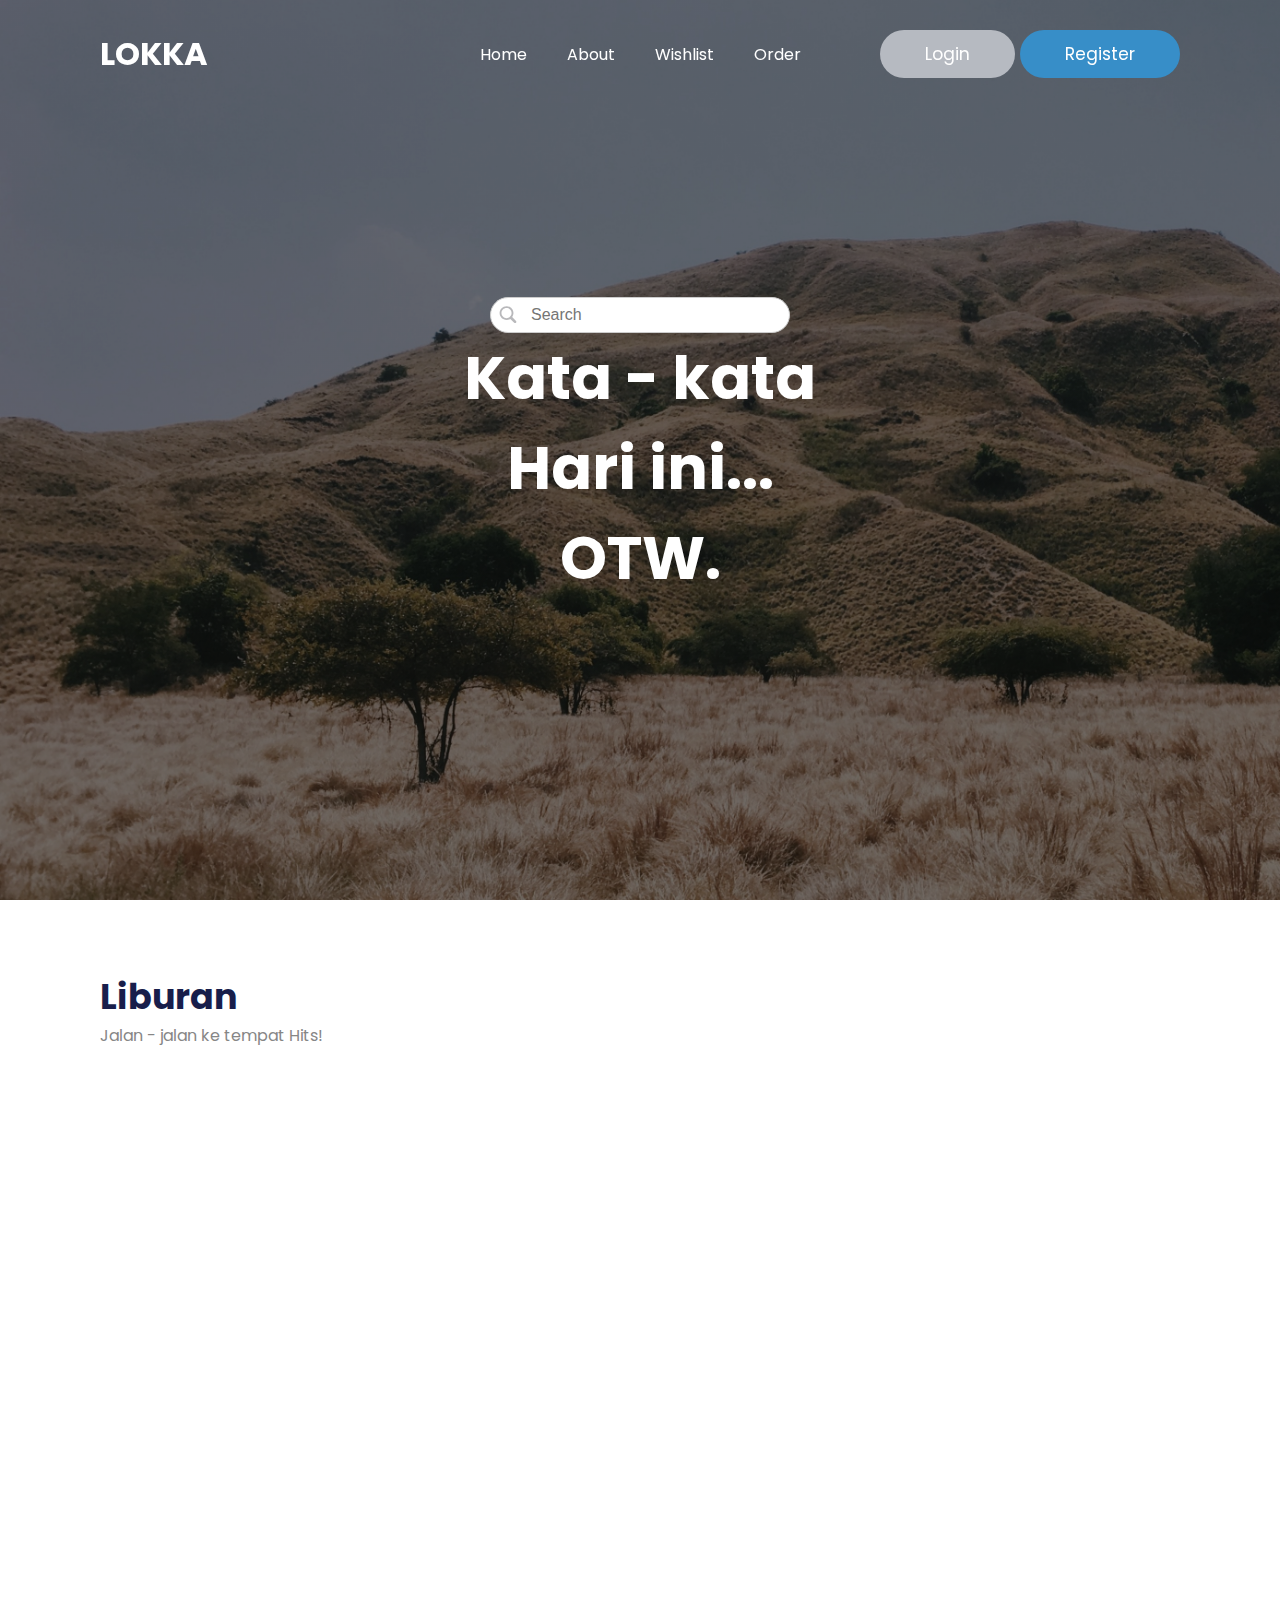
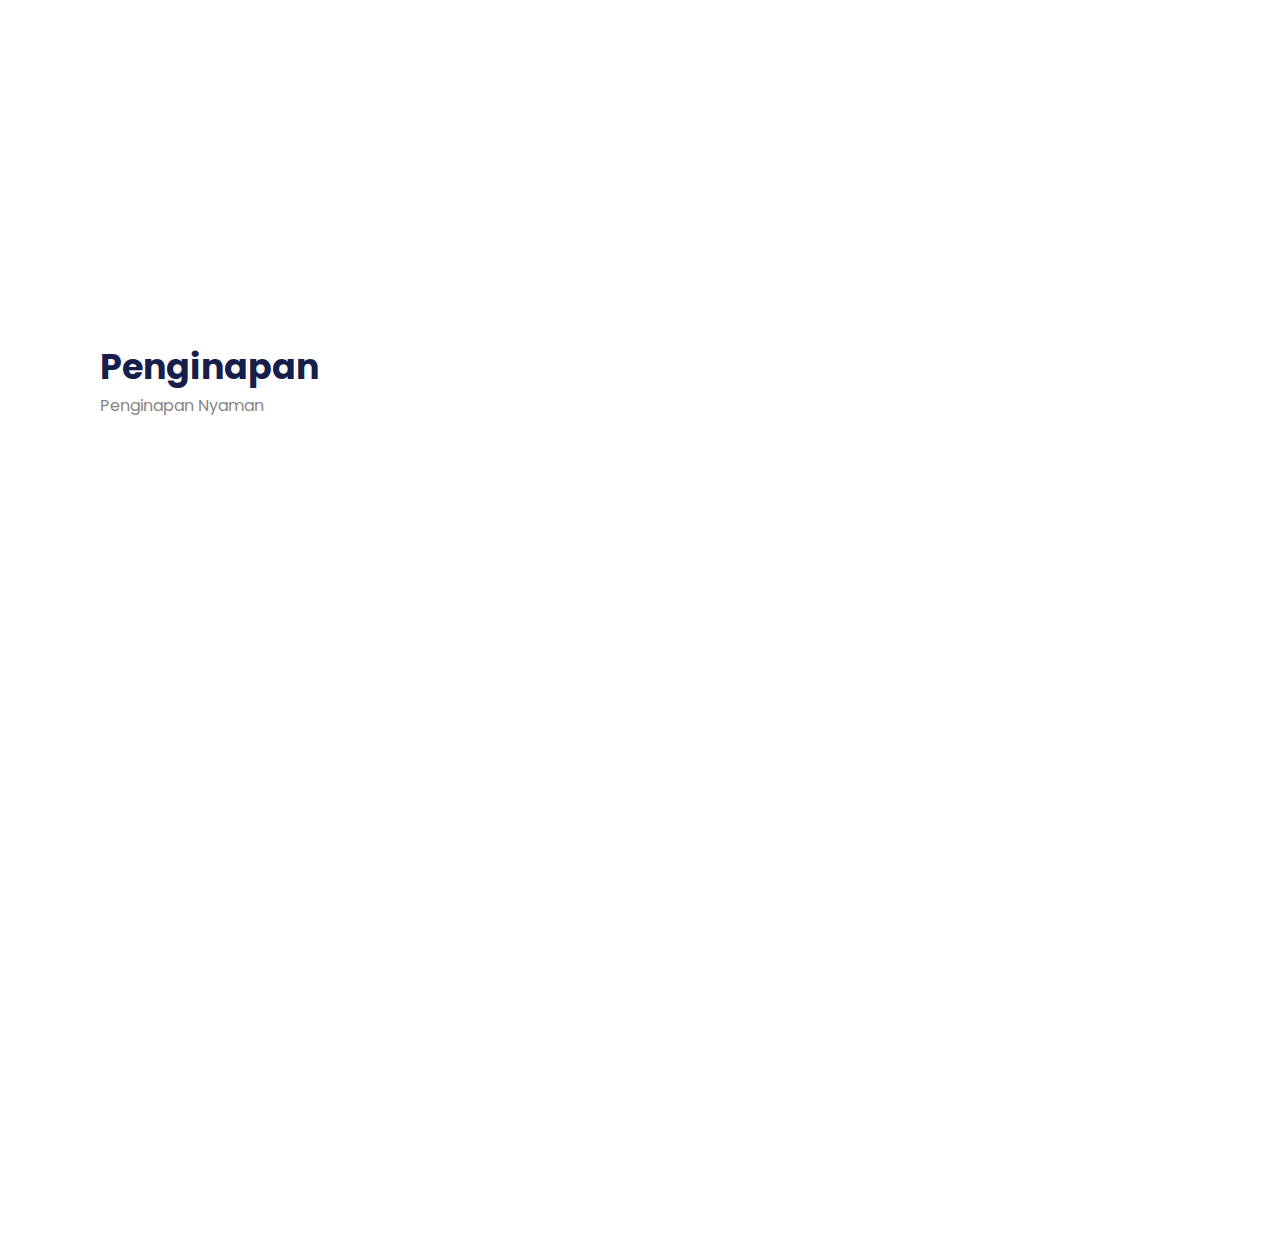
<file: index.html>
<!DOCTYPE html>
<html lang="en">
<head>
    <meta charset="UTF-8">
    <meta name="viewport" content="width=device-width, initial-scale=1.0">
    <title>Beranda | LOKKA</title>
    <link rel="stylesheet" href="css/main.css">
    <link rel="preconnect" href="https://fonts.googleapis.com">
    <link rel="preconnect" href="https://fonts.gstatic.com" crossorigin>
    <link href="https://fonts.googleapis.com/css2?family=Poppins&display=swap" rel="stylesheet">

</head>
<body class="berandaPage">
    <!-- Navbar Dekstop -->
    <nav id="navbarDekstop" class="navbarDekstop">
        <div class="logo">
            <a href="/">LOKKA</a>
        </div>
        <ul class="navlink-dekstop">
            <li><a href="home.html" class="nav-button">Home</a></li>
            <li><a href="about.html" class="nav-button">About</a></li>
            <li><a href="wishlist.html" class="nav-button">Wishlist</a></li>
            <li><a href="order.html" class="nav-button">Order</a></li>
        </ul>
        <ul class="auth-dekstop">
            <li><a href="login.html" class="login">Login</a></li>
            <li><a href="#" class="register">Register</a></li>
        </ul>
    </nav>
    <!-- Navbar Mobile -->
    <nav id="navbarMobile" class="navbarMobile">
        <div class="nav-content">
            <div>
                <a href="#" class="logo-mobile">LOKKA</a>
            </div>
            <div class="openButtonsidebar">
                <a href="javascript:void(0);" class="sidebar-button" onclick="toggleNav()">
                    <svg class="bar-icon" aria-hidden="true" xmlns="http://www.w3.org/2000/svg" fill="none" viewBox="0 0 16 12">
                        <path stroke="currentColor" stroke-linecap="round" stroke-linejoin="round" stroke-width="2" d="M1 1h14M1 6h14M1 11h7"/>
                    </svg>
                </a>
            </div>
            <aside id="sidebar">
                <a href="home.html">Home</a>
                <a href="about.html">About</a>
                <a href="wishlist.html">Wishlist</a>
                <a href="order.html">Order</a>
            </aside>
        </div>
    </nav>
    <section class="section1">
        <div class="container">
                <div class="container-input"> 
                    <svg class="svg-icon" width="28" height="28" viewBox="0 0 28 28" fill="none" xmlns="http://www.w3.org/2000/svg">
                        <g clip-path="url(#clip0_15_285)">
                        <path d="M12.5322 19.0332C13.9297 19.0332 15.2393 18.6113 16.3291 17.8906L20.1787 21.749C20.4336 21.9951 20.7588 22.1182 21.1104 22.1182C21.8398 22.1182 22.376 21.5469 22.376 20.8262C22.376 20.4922 22.2617 20.167 22.0156 19.9209L18.1924 16.0801C18.9834 14.9551 19.4492 13.5928 19.4492 12.1162C19.4492 8.31055 16.3379 5.19922 12.5322 5.19922C8.73535 5.19922 5.61523 8.31055 5.61523 12.1162C5.61523 15.9219 8.72656 19.0332 12.5322 19.0332ZM12.5322 17.1875C9.74609 17.1875 7.46094 14.9023 7.46094 12.1162C7.46094 9.33008 9.74609 7.04492 12.5322 7.04492C15.3184 7.04492 17.6035 9.33008 17.6035 12.1162C17.6035 14.9023 15.3184 17.1875 12.5322 17.1875Z" fill="#3C3C43" fill-opacity="0.6"/>
                    </g>
                    </svg>    
                    <input class="input-box" type="text" name="search" id="search" placeholder="Search">
                </div>
            <div class="content">
                <div>
                    Kata - kata
                </div>
                <div>
                    Hari ini...     
                </div>
                <div>
                    OTW.
                </div>
            </div>
        </div>
    </section>
    
    <section class="section2">
        <div>
            <div class="headerHoliday">
                <div class="titleHoliday">Liburan</div>
                <div class="titleHolidayChild">Jalan - jalan ke tempat Hits!</div>
            </div>
            <div class="card-container" id="cards-container-holidayPlace">
                <div class="carousel">
                </div>
            </div>
        </div>
    </section>

    <section class="section2">
        <div>
            <div class="headerHoliday">
                <div class="titleHoliday">Penginapan</div>
                <div class="titleHolidayChild">Penginapan Nyaman</div>
            </div>
            <div class="card-container" id="cards-container-lodgings">
            </div>
        </div>
    </section>
    
    <script src="script/script.js"></script>
    <script>
    </script>
</body>
</html>
</body>
</html>
</file>
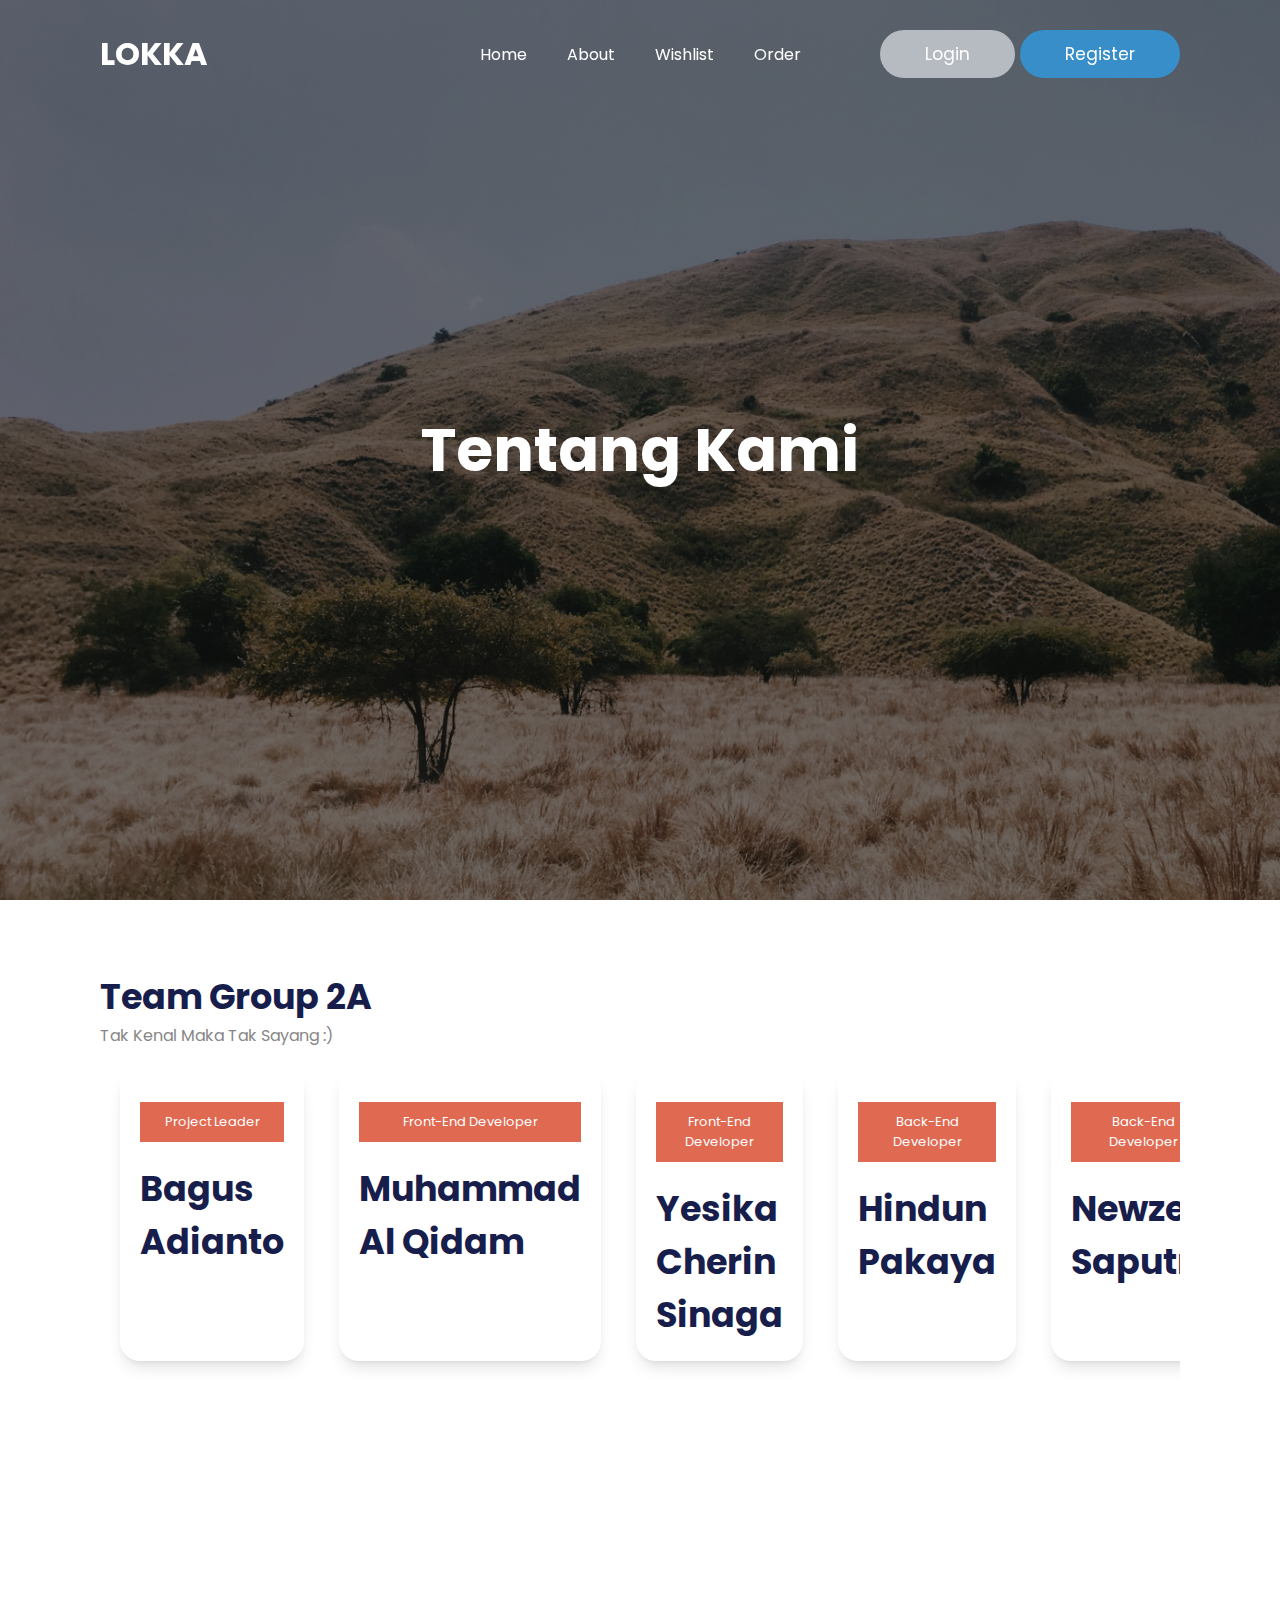
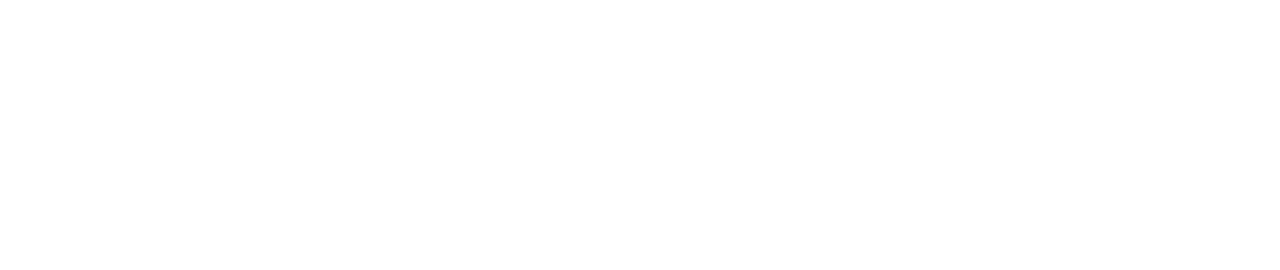
<file: about.html>
<!DOCTYPE html>
<html lang="en">
<head>
    <meta charset="UTF-8">
    <meta name="viewport" content="width=device-width, initial-scale=1.0">
    <title>Beranda | LOKKA</title>
    <link rel="stylesheet" href="css/main.css">
    <link rel="preconnect" href="https://fonts.googleapis.com">
    <link rel="preconnect" href="https://fonts.gstatic.com" crossorigin>
    <link href="https://fonts.googleapis.com/css2?family=Poppins&display=swap" rel="stylesheet">

</head>
<body class="berandaPage">
    <!-- Navbar Dekstop -->
    <nav id="navbarDekstop" class="navbarDekstop">
        <div class="logo">
            <a href="/">LOKKA</a>
        </div>
        <ul class="navlink-dekstop">
            <li><a href="index.html" class="nav-button">Home</a></li>
            <li><a href="about.html" class="nav-button">About</a></li>
            <li><a href="wishlist.html" class="nav-button">Wishlist</a></li>
            <li><a href="booking.html" class="nav-button">Order</a></li>
        </ul>
        <ul class="auth-dekstop">
            <li><a href="login.html" class="login">Login</a></li>
            <li><a href="#" class="register">Register</a></li>
        </ul>
    </nav>
    <!-- Navbar Mobile -->
    <nav id="navbarMobile" class="navbarMobile">
        <div class="nav-content">
            <div>
                <a href="#" class="logo-mobile">LOKKA</a>
            </div>
            <div class="openButtonsidebar">
                <a href="javascript:void(0);" class="sidebar-button" onclick="toggleNav()">
                    <svg class="bar-icon" aria-hidden="true" xmlns="http://www.w3.org/2000/svg" fill="none" viewBox="0 0 16 12">
                        <path stroke="currentColor" stroke-linecap="round" stroke-linejoin="round" stroke-width="2" d="M1 1h14M1 6h14M1 11h7"/>
                    </svg>
                </a>
            </div>
            <aside id="sidebar">
                <a href="#">Home</a>
                <a href="#">About</a>
                <a href="#">Wishlist</a>
                <a href="#">Order</a>
            </aside>
        </div>
    </nav>

    <section class="section1">
        <div class="container">
            <div class="content">
                <div>
                    Tentang Kami
                </div>
            </div>
        </div>
    </section>
    
    <section class="section2">
        <div>
            <div class="headerHoliday">
                <div class="titleHoliday">Team Group 2A</div>
                <div class="titleHolidayChild">Tak Kenal Maka Tak Sayang :)</div>
            </div>
            <div class="card-container">
                <div class="carousel">
                    <div class="card">
                        <div class="containerImageCard">
                            
                            <div class="containerTextCardImage">
                                <div class="">
                                    Project Leader
                                </div>
                            </div>
                        </div>
                        <div class="containerDescCard">
                            <div class="titleCard">
                                Bagus Adianto
                            </div>
                        </div>
                    </div>
                    <div class="card">
                        <div class="containerImageCard">
                            
                            <div class="containerTextCardImage">
                                <div class="">
                                    Front-End Developer
                                </div>
                            </div>
                        </div>
                        <div class="containerDescCard">
                            <div class="titleCard">
                                Muhammad Al Qidam
                            </div>
                        </div>
                    </div>
                    <div class="card">
                        <div class="containerImageCard">
                            
                            <div class="containerTextCardImage">
                                <div class="">
                                    Front-End Developer
                                </div>
                            </div>
                        </div>
                        <div class="containerDescCard">
                            <div class="titleCard">
                                Yesika Cherin Sinaga
                            </div>
                        </div>
                    </div>
                    <div class="card">
                        <div class="containerImageCard">
                            
                            <div class="containerTextCardImage">
                                <div class="">
                                    Back-End Developer
                                </div>
                            </div>
                        </div>
                        <div class="containerDescCard">
                            <div class="titleCard">
                                Hindun Pakaya
                            </div>
                        </div>
                    </div>
                    <div class="card">
                        <div class="containerImageCard">
                            
                            <div class="containerTextCardImage">
                                <div class="">
                                    Back-End Developer
                                </div>
                            </div>
                        </div>
                        <div class="containerDescCard">
                            <div class="titleCard">
                                Newzen Saputra
                            </div>
                        </div>
                    </div>
                    <div class="card">
                        <div class="containerImageCard">
                            
                            <div class="containerTextCardImage">
                                <div class="">
                                    Quality Assurance
                                </div>
                            </div>
                        </div>
                        <div class="containerDescCard">
                            <div class="titleCard">
                                Iya Riyani
                            </div>
                        </div>
                    </div>
                    <div class="card">
                        <div class="containerImageCard">
                            
                            <div class="containerTextCardImage">
                                <div class="">
                                    Quality Assurance
                                </div>
                            </div>
                        </div>
                        <div class="containerDescCard">
                            <div class="titleCard">
                                Nadya Melany
                            </div>
                        </div>
                    </div>
                </div>
            </div>
        </div>
    </section>
    
    <script src="script/script.js"></script>
</body>
</html>
</file>
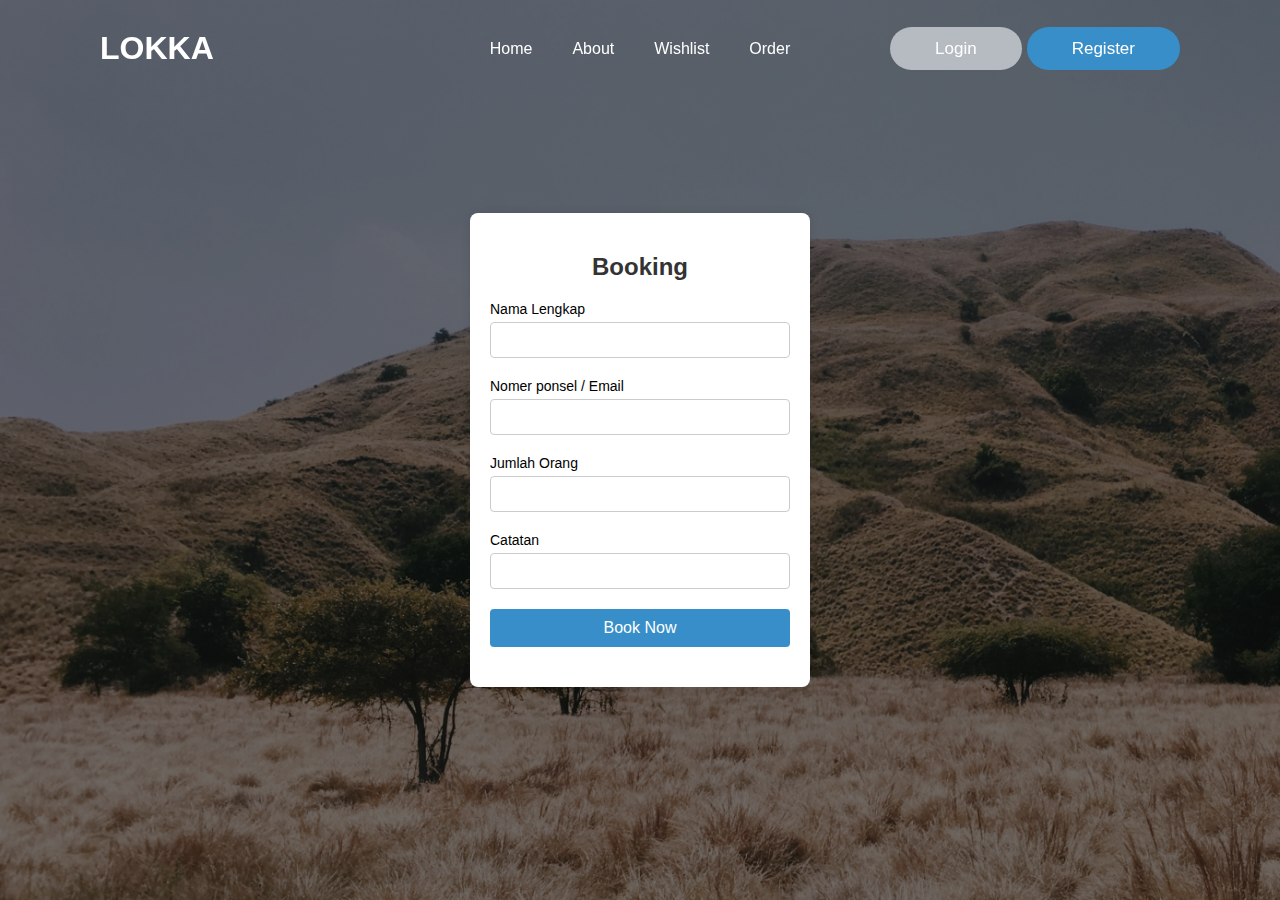
<file: booking.html>
<!DOCTYPE html>
<html lang="en">
<head>
  <meta charset="UTF-8">
  <meta name="viewport" content="width=device-width, initial-scale=1.0">
  <title>Booking</title>
  <link rel="stylesheet" href="css/main.css">
  <style>
    body {
      background-color: #f4f4f4;
      margin: 0;
      padding: 0;
      display: flex;
      align-items: center;
      justify-content: center;
      height: 100vh;
    }

    .booking-container {
      background-color: #fff;
      border-radius: 8px;
      box-shadow: 0 0 10px rgba(0, 0, 0, 0.1);
      padding: 20px;
      width: 300px;
    }

    .booking-container h2 {
      text-align: center;
      color: #333;
    }

    .form-group {
      margin-bottom: 20px;
    }

    label {
      display: block;
      font-size: 14px;
      margin-bottom: 5px;
    }

    input {
      width: 100%;
      padding: 8px;
      font-size: 16px;
      box-sizing: border-box;
      border: 1px solid #ccc;
      border-radius: 4px;
    }

    button {
      background-color: #378EC8;
      color: #fff;
      padding: 10px 15px;
      font-size: 16px;
      border: none;
      border-radius: 4px;
      cursor: pointer;
      width: 100%;
    }

    button:hover {
      background-color: #0056b3;
    }
  </style>
</head>
<body class="berandaPage">
    <!-- Navbar Dekstop -->
    <nav id="navbarDekstop" class="navbarDekstop">
      <div class="logo">
          <a href="/">LOKKA</a>
      </div>
      <ul class="navlink-dekstop">
          <li><a href="index.html" class="nav-button">Home</a></li>
          <li><a href="about.html" class="nav-button">About</a></li>
          <li><a href="wishlist.html" class="nav-button">Wishlist</a></li>
          <li><a href="order.html" class="nav-button">Order</a></li>
      </ul>
      <ul class="auth-dekstop">
          <li><a href="login.html" class="login">Login</a></li>
          <li><a href="#" class="register">Register</a></li>
      </ul>
  </nav>
  <!-- Navbar Mobile -->
  <nav id="navbarMobile" class="navbarMobile">
      <div class="nav-content">
          <div>
              <a href="#" class="logo-mobile">LOKKA</a>
          </div>
          <div class="openButtonsidebar">
              <a href="javascript:void(0);" class="sidebar-button" onclick="toggleNav()">
                  <svg class="bar-icon" aria-hidden="true" xmlns="http://www.w3.org/2000/svg" fill="none" viewBox="0 0 16 12">
                      <path stroke="currentColor" stroke-linecap="round" stroke-linejoin="round" stroke-width="2" d="M1 1h14M1 6h14M1 11h7"/>
                  </svg>
              </a>
          </div>
          <aside id="sidebar">
              <a href="home.html">Home</a>
              <a href="about.html">About</a>
              <a href="wishlist.html">Wishlist</a>
              <a href="order.html">Order</a>
          </aside>
      </div>
  </nav>
  <div class="booking-container">
    <h2>Booking</h2>
    <form>
      <div class="form-group">
        <label for="name">Nama Lengkap</label>
        <input type="text" id="name" name="name" required>
      </div>
      
      <div class="form-group">
        <label for="email">Nomer ponsel / Email</label>
        <input type="email" id="email" name="email" required>
      </div>

      <div class="form-group">
        <label for="jumlah">Jumlah Orang</label>
        <input type="number" id="jumlah" jumlah="number" required>
      </div>

      <div class="form-group">
        <label for="name">Catatan</label>
        <input type="text" id="name" name="name" required>
      </div>

      <div class="form-group">
        <button type="submit">Book Now</button>
      </div>
    </form>
  </div>
  <script src="script/script.js"></script>
</body>
</html>
</file>
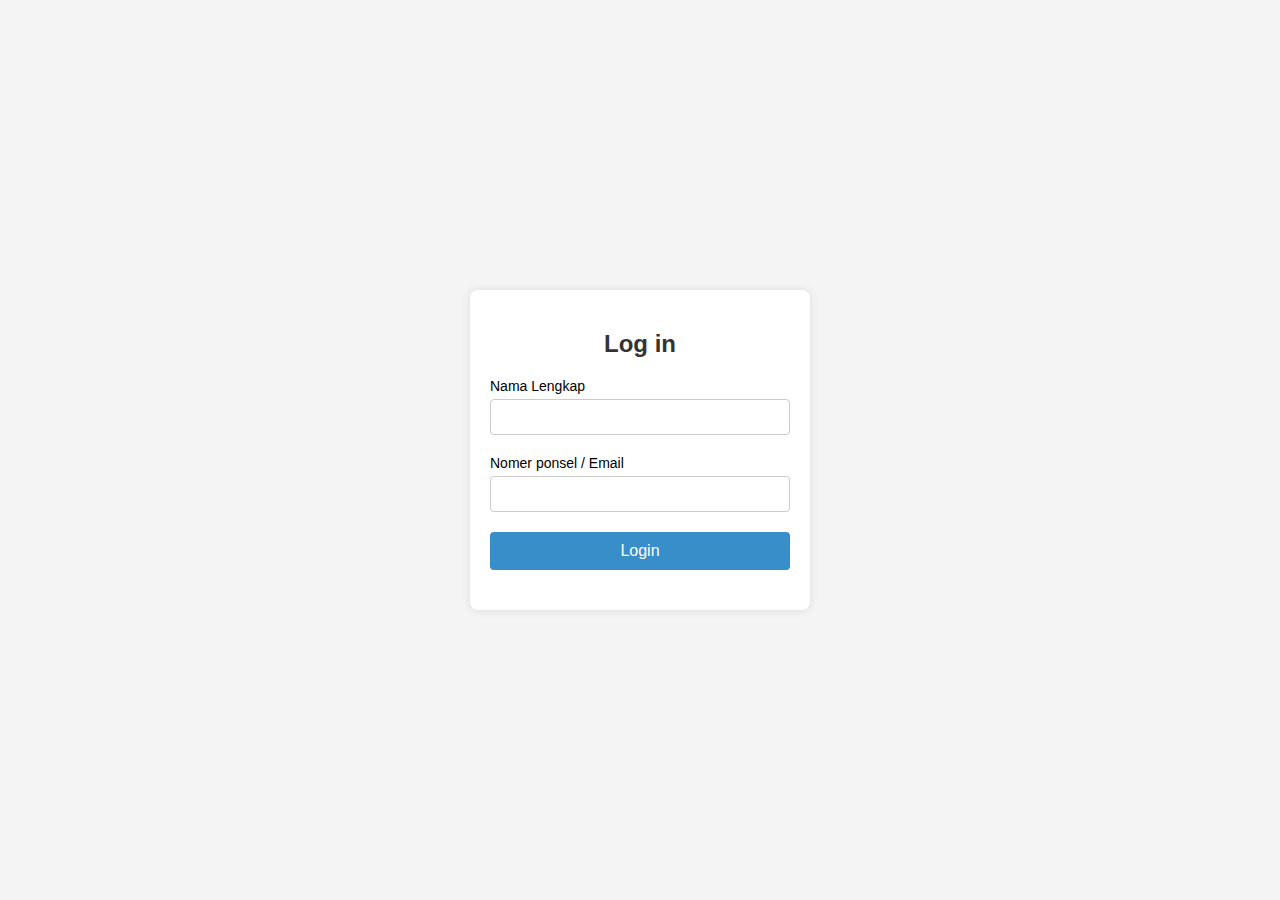
<file: login.html>
<!DOCTYPE html>
<html lang="en">
<head>
  <meta charset="UTF-8">
  <meta name="viewport" content="width=device-width, initial-scale=1.0">
  <title>Login Page</title>
  <link rel="stylesheet" href="css/main.css">
</head>
<body class="loginPage">
  <div class="login-container">
    <h2>Log in</h2>
    <form>
      <div class="form-group">
        <label for="name">Nama Lengkap</label>
        <input type="text" id="name" name="name" required>
      </div>

      <div class="form-group">
        <label for="email">Nomer ponsel / Email</label>
        <input type="email" id="email" name="email" required>
      </div>

      <div class="form-group">
        <button type="submit">Login</button>
      </div>
    </form>
  </div>
</body>
</html>
</file>
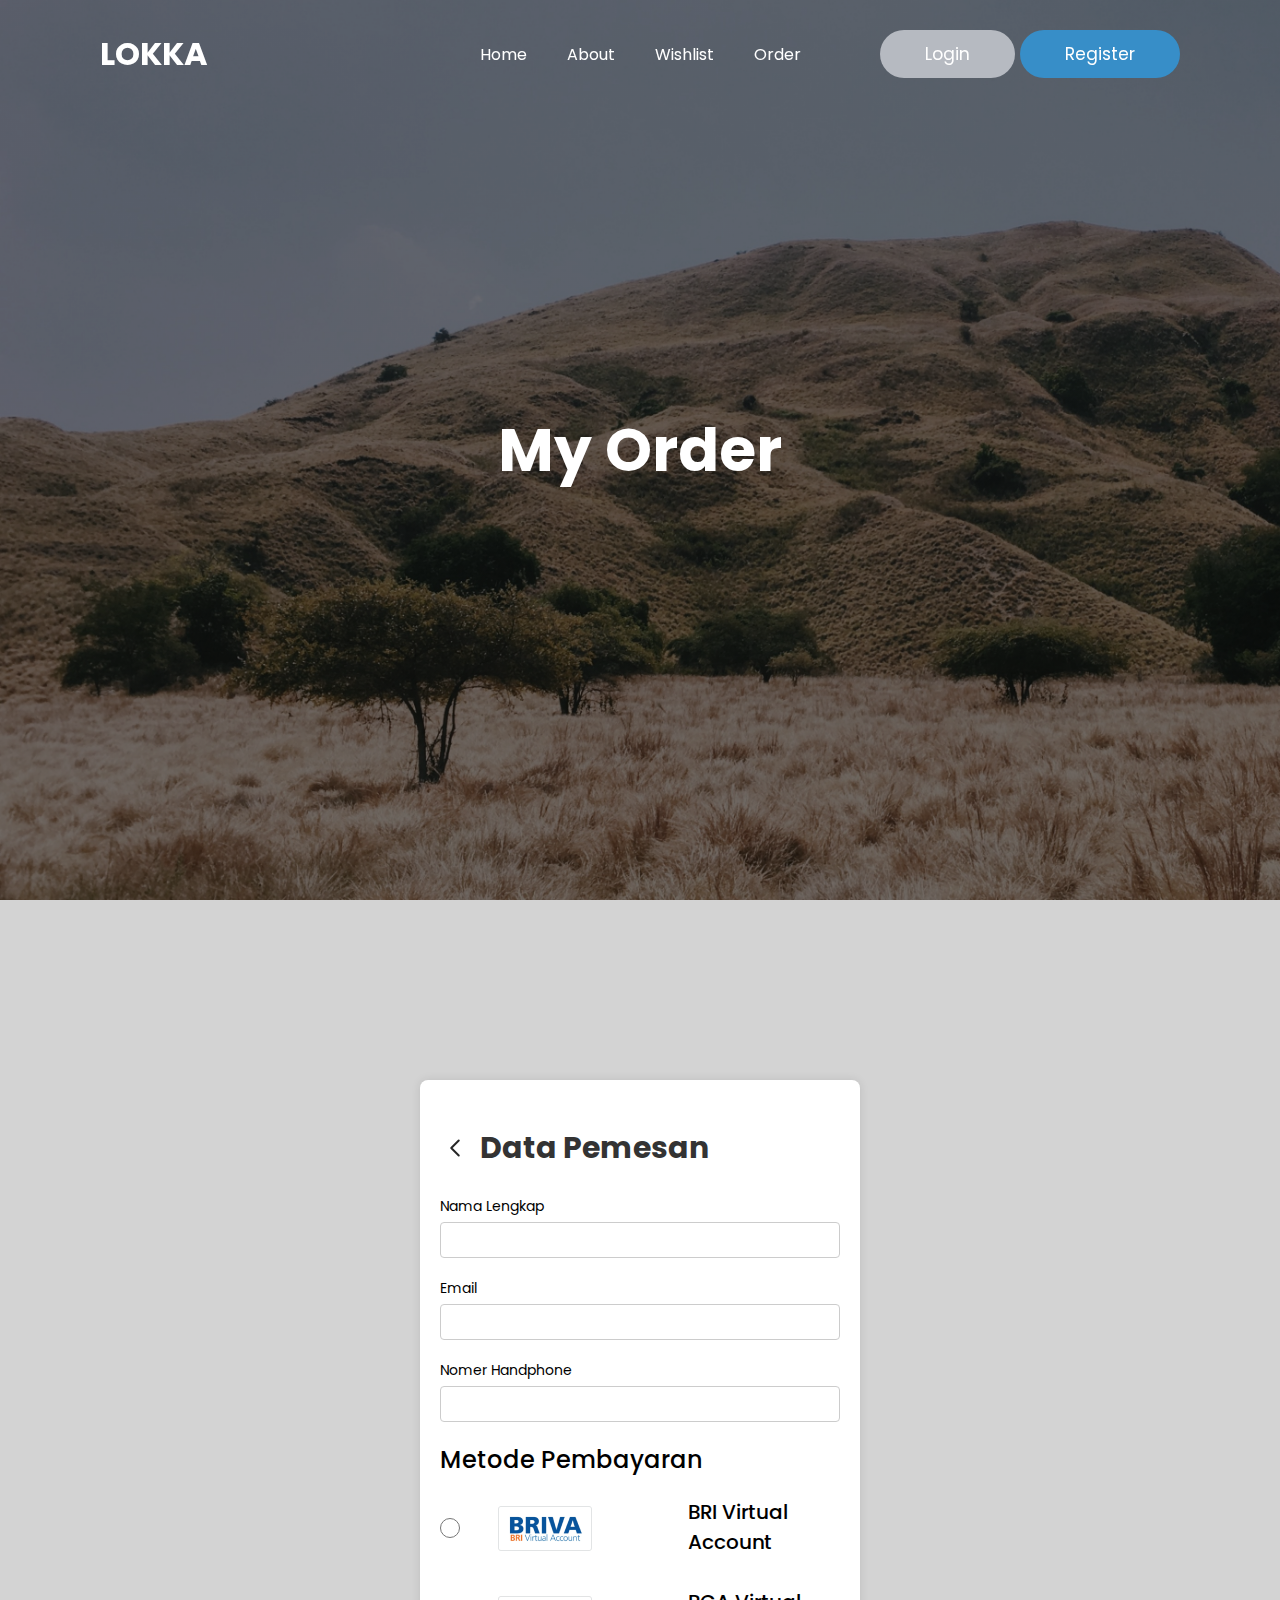
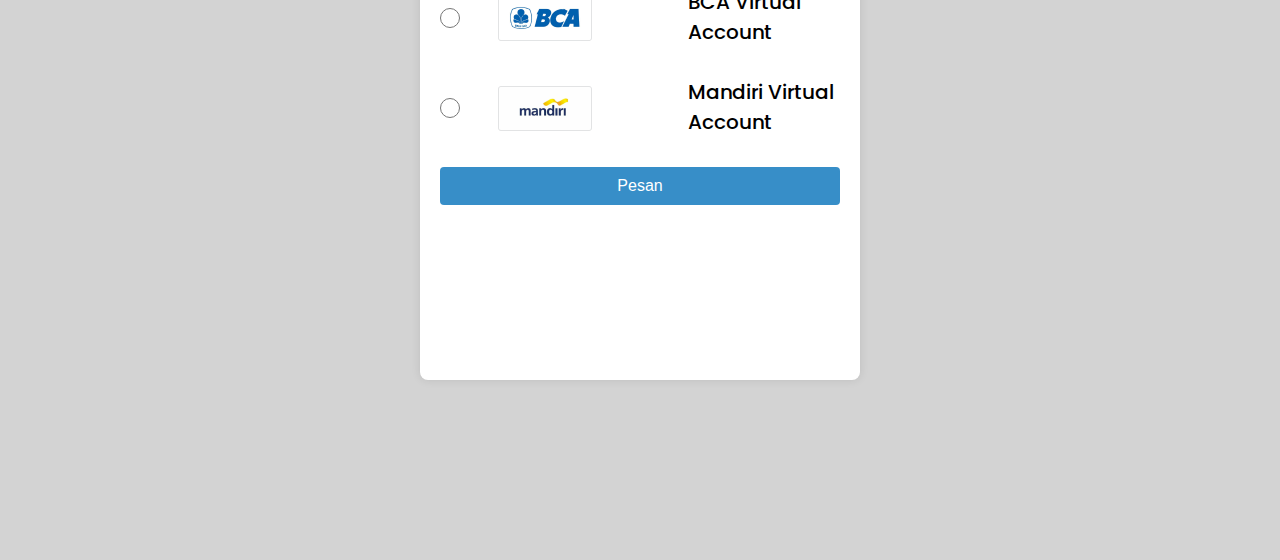
<file: order.html>
<!DOCTYPE html>
<html lang="en">
<head>
    <meta charset="UTF-8">
    <meta name="viewport" content="width=device-width, initial-scale=1.0">
    <title>Beranda | LOKKA</title>
    <link rel="stylesheet" href="css/main.css">
    <link rel="preconnect" href="https://fonts.googleapis.com">
    <link rel="preconnect" href="https://fonts.gstatic.com" crossorigin>
    <link href="https://fonts.googleapis.com/css2?family=Poppins&display=swap" rel="stylesheet">

</head>
<body class="berandaPage">
    <!-- Navbar Dekstop -->
    <nav id="navbarDekstop" class="navbarDekstop">
        <div class="logo">
            <a href="/">LOKKA</a>
        </div>
        <ul class="navlink-dekstop">
            <li><a href="index.html" class="nav-button">Home</a></li>
            <li><a href="about.html" class="nav-button">About</a></li>
            <li><a href="wishlist.html" class="nav-button">Wishlist</a></li>
            <li><a href="order.html" class="nav-button">Order</a></li>
        </ul>
        <ul class="auth-dekstop">
            <li><a href="login.html" class="login">Login</a></li>
            <li><a href="#" class="register">Register</a></li>
        </ul>
    </nav>
    <!-- Navbar Mobile -->
    <nav id="navbarMobile" class="navbarMobile">
        <div class="nav-content">
            <div>
                <a href="#" class="logo-mobile">LOKKA</a>
            </div>
            <div class="openButtonsidebar">
                <a href="javascript:void(0);" class="sidebar-button" onclick="toggleNav()">
                    <svg class="bar-icon" aria-hidden="true" xmlns="http://www.w3.org/2000/svg" fill="none" viewBox="0 0 16 12">
                        <path stroke="currentColor" stroke-linecap="round" stroke-linejoin="round" stroke-width="2" d="M1 1h14M1 6h14M1 11h7"/>
                    </svg>
                </a>
            </div>
            <aside id="sidebar">
                <a href="home.html">Home</a>
                <a href="about.html">About</a>
                <a href="wishlist.html">Wishlist</a>
                <a href="order.html">Order</a>
            </aside>
        </div>
    </nav>
    <section class="section1">
        <div class="container">
            <div class="content">
                <div>
                    My Order
                </div>
            </div>
        </div>
    </section>
    <section class="paymentPage section1" id="paymentPageMobile">
        <div class="paymentContainer" id="paymentContainerMobile">
            <div class="title">
              <a href="#">
                <svg width="30" height="30" viewBox="0 0 30 30" fill="none" xmlns="http://www.w3.org/2000/svg">
                  <path d="M18.75 22.5L11.25 15L18.75 7.5" stroke="#262626" stroke-width="2" stroke-linecap="round" stroke-linejoin="round"/>
                </svg>  
              </a>
              <div>
                <h2>Data Pemesan</h2>
              </div>          
            </div>
            <form>
              <div class="form-group">
                <label for="fullName">Nama Lengkap</label>
                <input type="text" id="fullName" name="fullName" required>
              </div>
        
              <div class="form-group">
                <label for="email">Email</label>
                <input type="email" id="email" name="email" required>
              </div>
    
              <div class="form-group">
                <label for="Nomer Handphone">Nomer Handphone</label>
                <input type="Nomer Handphone" id="Nomer Handphone" name="Nomer Handphone" required>
              </div>
    
              <div class="titlePaymentMethod">
                Metode Pembayaran
              </div>
        
              <div class="form-group payment-method">
                <div class="containerPaymentMethod">
                  <div class="containerRadio">
                    <input type="radio" id="briVirtualAccount" name="paymentMethod" value="briVirtualAccount" required>
                  </div>
                  <div class="containerLogo">
                    <img src="img/logoPayment/briva.png" alt="BRI Logo"> 
                  </div>
                  <label for="BRI">BRI Virtual Account</label>
                </div>
                <div class="containerPaymentMethod">
                  <div class="containerRadio">
                    <input type="radio" id="bcaVirtualAccount" name="paymentMethod" value="bcaVirtualAccount" required>
                  </div>
                  <div class="containerLogo">
                    <img src="img/logoPayment/bca.png"> 
                  </div>
                  <label for="BCA">BCA Virtual Account</label>
                </div>
                <div class="containerPaymentMethod">
                  <div class="containerRadio">
                    <input type="radio" id="mandiriVirtualAccount" name="paymentMethod" value="mandiriVirtualAccount" required>
                  </div>
                  <div class="containerLogo">
                    <img src="img/logoPayment/mandiri.png" alt="Mandiri Logo">
                  </div>
                  <label for="MANDIRI">Mandiri Virtual Account</label>
                </div>       
              </div>
    
          <div class="form-group">
            <button type="submit">Pesan</button>
          </div>
        </form>
        </div>
      </section>
    
    <script src="script/script.js"></script>
</body>
</html>
</file>
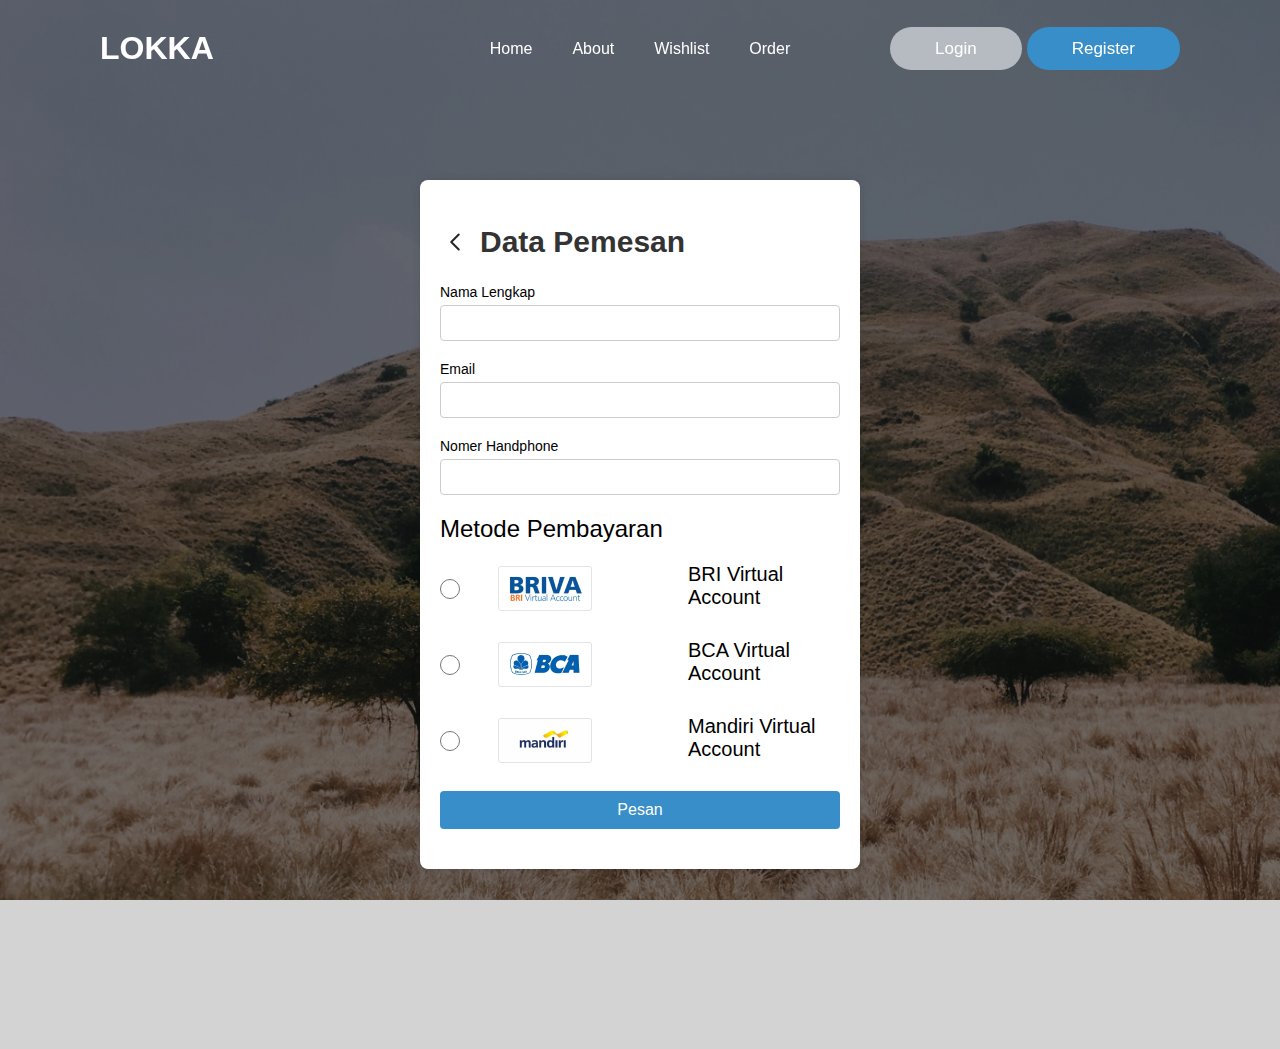
<file: payment.html>
<!DOCTYPE html>
<html lang="en">
<head>
  <meta charset="UTF-8">
  <meta name="viewport" content="width=device-width, initial-scale=1.0">
  <title>Halaman Pembayaran</title>
  <link rel="stylesheet" href="css/main.css">
</head>
<body class="paymentBody">
      <!-- Navbar Dekstop -->
      <nav id="navbarDekstop" class="navbarDekstop">
        <div class="logo">
            <a href="/">LOKKA</a>
        </div>
        <ul class="navlink-dekstop">
            <li><a href="index.html" class="nav-button">Home</a></li>
            <li><a href="#" class="nav-button">About</a></li>
            <li><a href="#" class="nav-button">Wishlist</a></li>
            <li><a href="#" class="nav-button">Order</a></li>
        </ul>
        <ul class="auth-dekstop">
            <li><a href="#" class="login">Login</a></li>
            <li><a href="#" class="register">Register</a></li>
        </ul>
    </nav>
    <!-- Navbar Mobile -->
    <nav id="navbarMobile" class="navbarMobile">
        <div class="nav-content">
            <div>
                <a href="#" class="logo-mobile">LOKKA</a>
            </div>
            <div class="openButtonsidebar">
                <a href="javascript:void(0);" class="sidebar-button" onclick="toggleNav()">
                    <svg class="bar-icon" aria-hidden="true" xmlns="http://www.w3.org/2000/svg" fill="none" viewBox="0 0 16 12">
                        <path stroke="currentColor" stroke-linecap="round" stroke-linejoin="round" stroke-width="2" d="M1 1h14M1 6h14M1 11h7"/>
                    </svg>
                </a>
            </div>
            <aside id="sidebar">
                <a href="#">Home</a>
                <a href="#">About</a>
                <a href="#">Wishlist</a>
                <a href="#">Order</a>
            </aside>
        </div>
    </nav>
  <section class="paymentPage" id="paymentPageMobile">
    <div class="paymentContainer" id="paymentContainerMobile">
        <div class="title">
          <a href="#">
            <svg width="30" height="30" viewBox="0 0 30 30" fill="none" xmlns="http://www.w3.org/2000/svg">
              <path d="M18.75 22.5L11.25 15L18.75 7.5" stroke="#262626" stroke-width="2" stroke-linecap="round" stroke-linejoin="round"/>
            </svg>  
          </a>
          <div>
            <h2>Data Pemesan</h2>
          </div>          
        </div>
        <form>
          <div class="form-group">
            <label for="fullName">Nama Lengkap</label>
            <input type="text" id="fullName" name="fullName" required>
          </div>
    
          <div class="form-group">
            <label for="email">Email</label>
            <input type="email" id="email" name="email" required>
          </div>

          <div class="form-group">
            <label for="Nomer Handphone">Nomer Handphone</label>
            <input type="Nomer Handphone" id="Nomer Handphone" name="Nomer Handphone" required>
          </div>

          <div class="titlePaymentMethod">
            Metode Pembayaran
          </div>
    
          <div class="form-group payment-method">
            <div class="containerPaymentMethod">
              <div class="containerRadio">
                <input type="radio" id="briVirtualAccount" name="paymentMethod" value="briVirtualAccount" required>
              </div>
              <div class="containerLogo">
                <img src="img/logoPayment/briva.png" alt="BRI Logo"> 
              </div>
              <label for="BRI">BRI Virtual Account</label>
            </div>
            <div class="containerPaymentMethod">
              <div class="containerRadio">
                <input type="radio" id="bcaVirtualAccount" name="paymentMethod" value="bcaVirtualAccount" required>
              </div>
              <div class="containerLogo">
                <img src="img/logoPayment/bca.png"> 
              </div>
              <label for="BCA">BCA Virtual Account</label>
            </div>
            <div class="containerPaymentMethod">
              <div class="containerRadio">
                <input type="radio" id="mandiriVirtualAccount" name="paymentMethod" value="mandiriVirtualAccount" required>
              </div>
              <div class="containerLogo">
                <img src="img/logoPayment/mandiri.png" alt="Mandiri Logo">
              </div>
              <label for="MANDIRI">Mandiri Virtual Account</label>
            </div>       
          </div>

      <div class="form-group">
        <button type="submit">Pesan</button>
      </div>
    </form>
    </div>
  </section>
  <script src="script/script.js"></script>
</body>
</html>
</file>
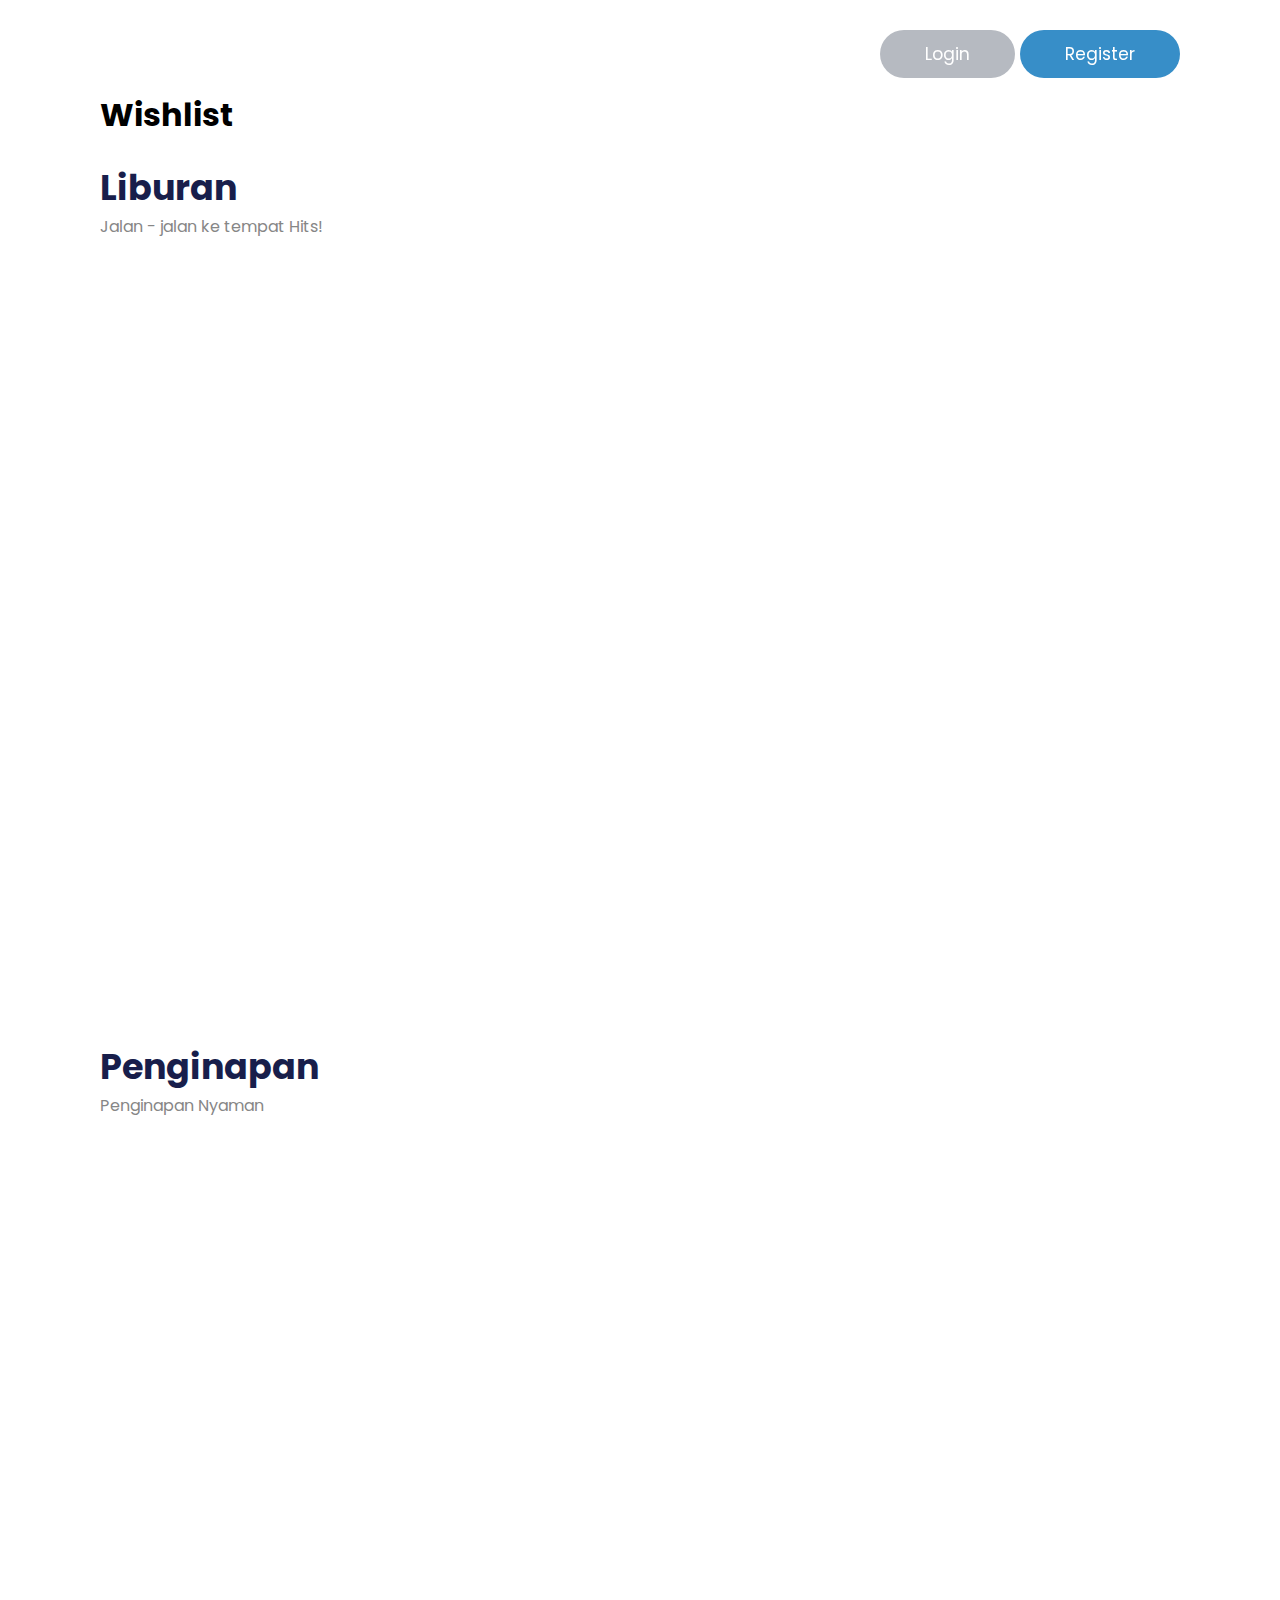
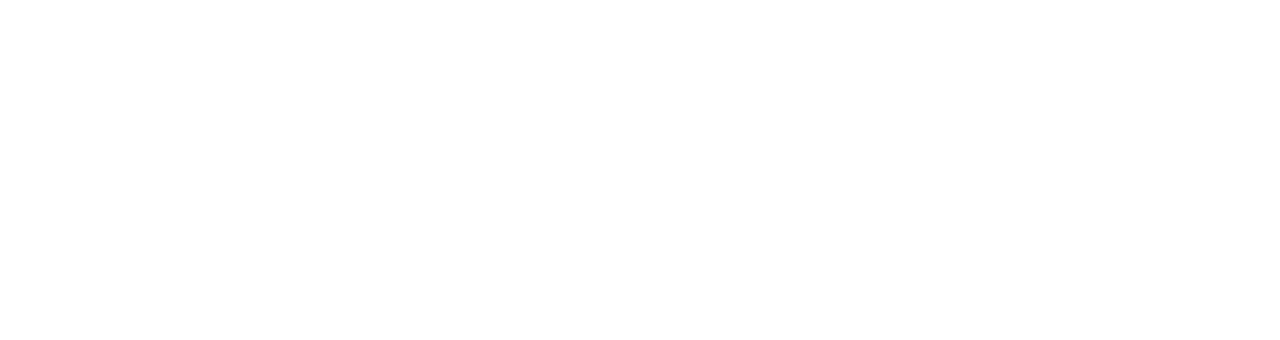
<file: wishlist.html>
<!DOCTYPE html>
<html lang="en">
<head>
    <meta charset="UTF-8">
    <meta name="viewport" content="width=device-width, initial-scale=1.0">
    <title>Beranda | LOKKA</title>
    <link rel="stylesheet" href="css/main.css">
    <link rel="preconnect" href="https://fonts.googleapis.com">
    <link rel="preconnect" href="https://fonts.gstatic.com" crossorigin>
    <link href="https://fonts.googleapis.com/css2?family=Poppins&display=swap" rel="stylesheet">

</head>
<body class="berandaPage">
    <!-- Navbar Dekstop -->
    <nav id="navbarDekstop" class="navbarDekstop">
        <div class="logo">
            <a href="/">LOKKA</a>
        </div>
        <ul class="navlink-dekstop">
            <li><a href="index.html" class="nav-button">Home</a></li>
            <li><a href="about.html" class="nav-button">About</a></li>
            <li><a href="wishlist.html" class="nav-button">Wishlist</a></li>
            <li><a href="order.html" class="nav-button">Order</a></li>
        </ul>
        <ul class="auth-dekstop">
            <li><a href="login.html" class="login">Login</a></li>
            <li><a href="#" class="register">Register</a></li>
        </ul>
    </nav>
    <!-- Navbar Mobile -->
    <nav id="navbarMobile" class="navbarMobile">
        <div class="nav-content">
            <div>
                <a href="#" class="logo-mobile">LOKKA</a>
            </div>
            <div class="openButtonsidebar">
                <a href="javascript:void(0);" class="sidebar-button" onclick="toggleNav()">
                    <svg class="bar-icon" aria-hidden="true" xmlns="http://www.w3.org/2000/svg" fill="none" viewBox="0 0 16 12">
                        <path stroke="currentColor" stroke-linecap="round" stroke-linejoin="round" stroke-width="2" d="M1 1h14M1 6h14M1 11h7"/>
                    </svg>
                </a>
            </div>
            <aside id="sidebar">
                <a href="home.html">Home</a>
                <a href="about.html">About</a>
                <a href="wishlist.html">Wishlist</a>
                <a href="order.html">Order</a>
            </aside>
        </div>
    </nav>
    <section class="section2">
        <h1 class="titleHoliday">Wishlist</h1>
        <div>
            <div class="headerHoliday">
                <div class="titleHoliday">Liburan</div>
                <div class="titleHolidayChild">Jalan - jalan ke tempat Hits!</div>
            </div>
            <div class="card-container">
                <div class="card-container" id="cards-container-holidayPlace">
                </div>
            </div>
        </div>
    </section>

    <section class="section2">
        <div>
            <div class="headerHoliday">
                <div class="titleHoliday">Penginapan</div>
                <div class="titleHolidayChild">Penginapan Nyaman</div>
            </div>
            <div class="card-container">
                <div class="card-container">
                    <div class="card-container" id="cards-container-lodgings">
                    </div>
                </div>
            </div>
        </div>
    </section>
    
    <script src="script/script.js"></script>
</body>
</html>
</file>
<file: css/main.css>
body {
    font-family: 'poppins', sans-serif;
    margin: 0;
}

.berandaPage {
    background: linear-gradient(0deg, rgba(0, 0, 0, 0.33) 0%, rgba(0, 0, 0, 0.33) 100%), url(../img/background1.png), lightgray 50% / cover no-repeat;
    background-size: cover;
    background-attachment: fixed;
}

.navbarDekstop {
    display: flex;
    padding-top: 30px;
    padding-bottom: 30px;
    position: fixed;
    width: 100%;
    top: 0;
    left: 0;
    transition: background-color 0.3s ease;
    z-index: 10;
}

.scrolled {
    background-color: rgba(37, 37, 37, 0.8);
}

.navbarMobile {
    display: none;
}

/* Media query untuk tampilan mobile */
@media only screen and (max-width: 768px) {
    .navbarDekstop {
      display: none; /* Sembunyikan navbar desktop ketika tampilan mobile */
    }

    .navbarMobile {
        display: flex;
        position: fixed;
        width: 100%;
        top: 0;
        left: 0;
        padding-top: 20px;
        padding-bottom: 20px;
        transition: background-color 0.3s ease;
        z-index: 10;
    }

    .nav-content {
        display: flex;
        width: 100%;
        margin-left: 20px;
        margin-right: 20px;
        padding-left: 20px;
        padding-right: 20px;
        position: relative;
        overflow: hidden;
    }

    .logo-mobile {
        font-weight: bold;
        font-size: 32px;
        color: white;
        text-decoration: none;
        justify-content: start;
    }

    #navlink {
        display: none;
    }

    #navlink a {
        color: white;
        padding: 14px 16px;
        text-decoration: none;
        font-size: 17px;
        display: flex;
        width: auto;
    }

    .openButtonsidebar {
        width: 100%;
        justify-content: end;
        display: flex;
    }

    .sidebar-button {
        display: flex;
        align-items: center;
    }

    #sidebar {
        height: 100%;
        width: 0;
        position: fixed;
        z-index: 10;
        top: 0;
        left: 0;
        background-color: #378EC8;
        overflow-x: hidden;
        padding-top: 60px;
        transition: 0.7s;
    }

    #sidebar a {
        padding: 8px 8px 8px 32px;
        text-decoration: none;
        font-size: 25px;
        color: white;
        display: block;
        transition: 0.3s;
        z-index: 10;
      }

    .bar-icon {
        width: 32px;
        height: 32px;
        text-decoration: none;
        color: white;
        display: flex;
    }
  }

.navbarDekstop .logo {
    font-weight: bold;
    font-size: 32px;
    color: white;
    width: 100%;
    padding-left: 100px;
}

.navlink-dekstop {
    width: 100%;
    justify-content: center;
}

.navlink-dekstop a {
    padding-inline: 20px;
}

.auth-dekstop {
    width: 100%;
    justify-content: end;
    padding-right: 100px;
    gap: 5px;
}

.navbarDekstop ul {
    list-style-type: none;
    display: flex;
    margin: auto;
  }
  
.navbarDekstop li {
    display: inline;
  }

.navbarDekstop a{
    text-decoration: none;
    color: white;
}

a.nav-button:hover {
    text-decoration-line: underline;
    text-underline-offset: 4px;
    text-decoration-color: #378EC8;
    text-decoration-thickness: 3px;
}

.navbarDekstop .login {
    background-color: #B6BAC1;
    padding-top: 12px;
    padding-bottom: 12px;
    padding-right: 45px;
    padding-left: 45px;
    font-size: 17px;
    color: white;
    width: 150px;
    height: 50px;
    border-radius: 30px;
}

.navbarDekstop .register {
    background-color: #378EC8;
    padding-top: 12px;
    padding-bottom: 12px;
    padding-right: 45px;
    padding-left: 45px;
    font-size: 17px;
    color: white;
    width: 150px;
    height: 50px;
    border-radius: 30px;
}

.section1 {
    padding-left: 100px;
    padding-right: 100px;
    min-height: 100vh;
    display: flex;
    justify-content: center;
}

.section1 .container {
    min-height: 100%;
    justify-content: center;
    margin: auto;
}

.section1 .container .content {
    color: white;
    text-align: center;
    font-weight: bold;
    font-size: 60px;
}

.container-input {
    position: relative;
    display: inline-block;
    z-index: 1;
    width: 100%;
    margin: auto;
    justify-content: center;
  }

.container-input #search {
    display: flex;
    margin: auto;
    width: 300px;
    height: 36px;
    border-radius: 20px;
    padding-left: 40px;
    padding-right: 40px;
}

.svg-icon {
    position: absolute;
    top: 50%;
    left: 30px;
    transform: translateY(-50%);
    fill: #3C3C43;
    opacity: 0.6;
  }

/* Section Tempat wisata dan penginapan */
/* Dekstop Version */
.section2 {
    background-color: white;
    padding-left: 100px;
    padding-right: 100px;
    padding-top: 70px;
    min-height: 100vh;
}

.headerHoliday .titleHoliday{
  color: #181E4B;
  font-size: 35px;
  font-weight: bolder;
}

.titleHolidayChild {
  color: #868686;
}

.card-container {
  display: flex;
  padding: 20px;
  overflow: scroll;
}

.carousel {
  display: flex;
  gap: 35px;
}

.card {
  padding-top: 20px;
  padding-bottom: 20px;
  border-radius: 20px;
  box-shadow: 0 10px 15px -3px rgb(0 0 0 / 0.1), 0 4px 6px -4px rgb(0 0 0 / 0.1);
}

.containerImageCard {
  justify-content: center;
  padding: 20px;
  border-radius: 20px;
  border-bottom-left-radius: 0px;
  border-bottom-right-radius: 0px;
}

.containerTextCardImage {
  display: flex;
  margin-top: -6px;
  text-align: center;
  justify-content: center;
  background-color: #DF6951;
  font-size: 13px;
  padding: 10px;
  color: #fff;
}

.titleCard {
  padding-left: 20px;
  padding-right: 20px;
  font-size: 35px;
  font-weight: bold;
  color: #181E4B;
}

.descCard {
  color: #181E4B;
  padding-left: 20px;
  padding-right: 20px;
  font-size: 17px;
}

.footerCard {
  color: #181E4B;
  padding-left: 20px;
  padding-right: 20px;
  font-size: 17px;
  margin-top: 20px;
}

.footerCard span {
  margin-left: 10px;
}



@media (max-width: 768px) {
  .section2 {
    padding-left: 50px;
    padding-right: 50px;
  }
}


/* Login Css Style */
.loginPage {
    font-family: 'poppins', sans-serif;
    background-color: #f4f4f4;
    margin: 0;
    padding: 0;
    display: flex;
    align-items: center;
    justify-content: center;
    height: 100vh;
  }

.login-container {
    background-color: #fff;
    border-radius: 8px;
    box-shadow: 0 0 10px rgba(0, 0, 0, 0.1);
    padding: 20px;
    width: 300px;
  }

  .login-container h2 {
    text-align: center;
    color: #333;
  }

  .form-group {
    margin-bottom: 20px;
  }

  .form-group label {
    display: block;
    font-size: 14px;
    margin-bottom: 5px;
  }

  .form-group input {
    width: 100%;
    padding: 8px;
    font-size: 16px;
    box-sizing: border-box;
    border: 1px solid #ccc;
    border-radius: 4px;
  }

  .form-group button {
    background-color: #378EC8;
    color: #fff;
    padding: 10px 15px;
    font-size: 16px;
    border: none;
    border-radius: 4px;
    cursor: pointer;
    width: 100%;
  }

  .form-group button:hover {
    background-color: #0056b3;
  }


/* Payment Page CSS */

.paymentBody {
    font-family: 'poppins', sans-serif;
    background: linear-gradient(0deg, rgba(0, 0, 0, 0.33) 0%, rgba(0, 0, 0, 0.33) 100%), url(../img/background1.png), lightgray 50% / cover no-repeat;
    background-size: cover;
    background-attachment: fixed;
    margin: 0;
    padding: 0;
    display: flex;
    align-items: center;
    justify-content: center;
  }

.paymentPage {
    margin-top: 180px;
    margin-bottom: 180px;
}

@media only screen and (max-width: 768px) {
    #paymentContainerMobile {
        margin: auto;
    }

    #paymentPageMobile {
        background-color: #fff;
        display: flex;
        margin: auto;
        justify-content: center;
    }

 }

.paymentContainer {
    background-color: #fff;
    border-radius: 8px;
    box-shadow: 0 0 10px rgba(0, 0, 0, 0.1);
    padding: 20px;
    width: 400px;
  }

  .title {
    font-size: 20px;
    width: 100%;
    display: flex;
  }

  .title a {
    display: flex;
    margin: auto;
  }

  .title div {
    width: 100%;
  }

  .title div h2 {
    text-align: start;
    padding-left: 10px;
  }

  .titlePaymentMethod {
    font-weight: 500;
    font-size: 24px;
  }

  .payment-method label img {
    width: 85px; 
    height: 45px; 
  }

  .paymentContainer h2 {
    text-align: center;
    color: #333;
  }

  .form-group {
    margin-bottom: 20px;
  }

  .containerPaymentMethod {
    display: flex;
    gap: 38px;
    margin-top: 20px;
  }
  
  .containerRadio {
    justify-content: center;
    margin: auto;
  }

  .containerPaymentMethod label {
    font-weight: 500;
    font-size: 20px;
    align-items: center;
    width: 100%;
  }

  .containerLogo {
    justify-content: center;
    margin: auto;
    width: 100%;
  }
  
  .containerRadio input[type="radio"] {
    width: 20px;
    height: 20px;
    justify-content: center;
    margin: auto;
  }

  label {
    display: block;
    font-size: 14px;
    margin-bottom: 5px;
  }

  input {
    width: 100%;
    padding: 8px;
    font-size: 16px;
    box-sizing: border-box;
    border: 1px solid #ccc;
    border-radius: 4px;
  }

  .payment-method {
    display: flex;
    flex-direction: column;
  }

  .payment-method label {
    margin-bottom: 10px;
  }

  button {
    background-color: #378EC8;
    color: #fff;
    padding: 10px 15px;
    font-size: 16px;
    border: none;
    border-radius: 4px;
    cursor: pointer;
    width: 100%;
  }
</file>
